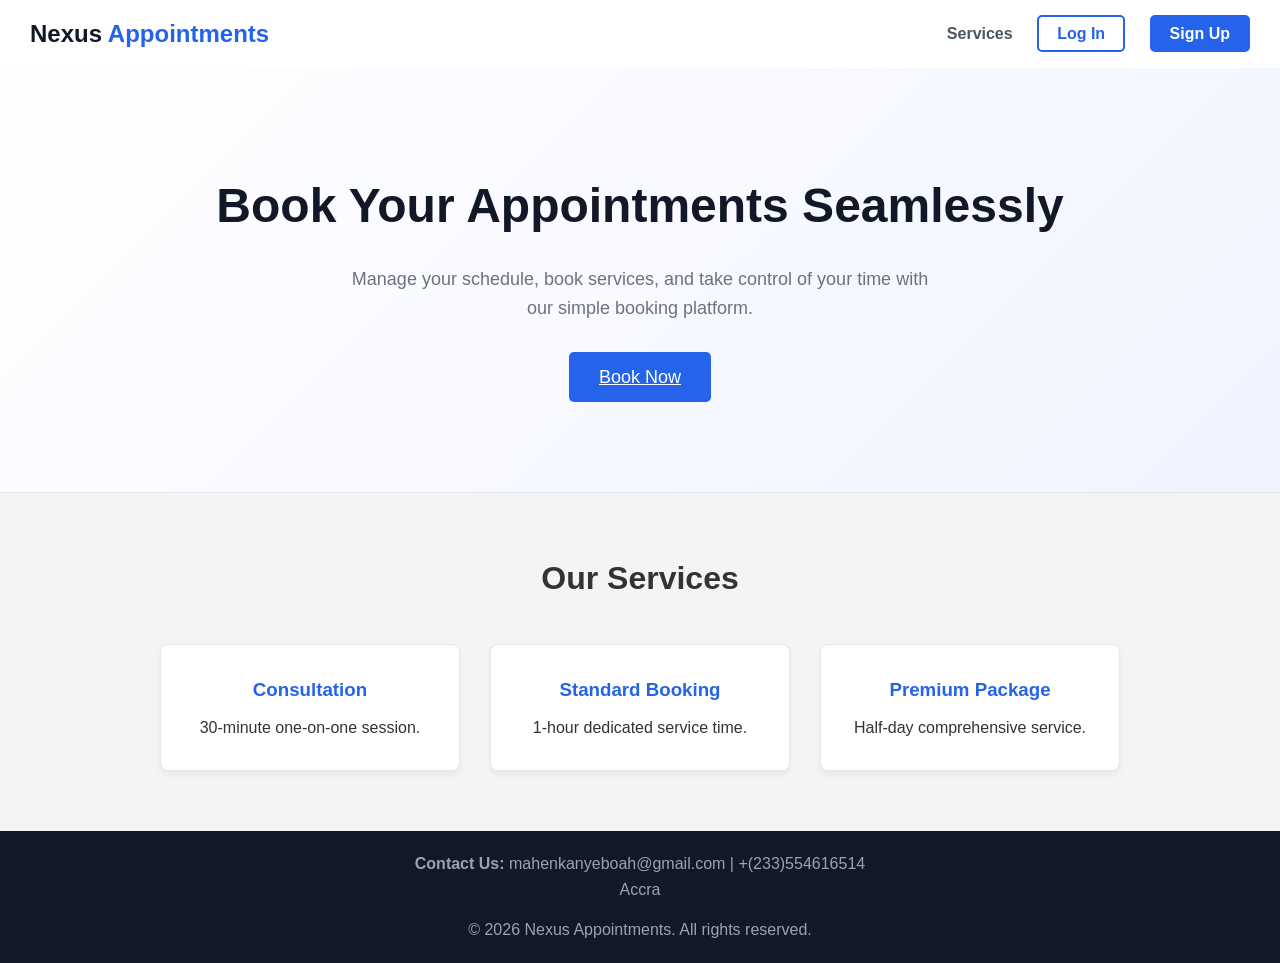
<file: index.html>
<!DOCTYPE html>
<html lang="en">
<head>
    <meta charset="UTF-8">
    <meta name="viewport" content="width=device-width, initial-scale=1.0">
    <title>Nexus Appointments</title>
    <link rel="stylesheet" href="style.css">
</head>
<body>

    <!-- Navigation Bar -->
    <header class="navbar">
        <div class="logo">Nexus <span style="color: #2563eb;">Appointments</span></div>
        
        <nav>
            <a href="#services">Services</a>
            <a href="login.php" class="btn-outline">Log In</a>
            <a href="register.php" class="btn-primary">Sign Up</a>
        </nav>
    </header>

    <!-- (The main welcome area) -->
    <section class="hero">
        <div class="hero-content">
            <h1>Book Your Appointments Seamlessly</h1>
            <p>Manage your schedule, book services, and take control of your time with our simple booking platform.</p>
            <a href="register.php" class="btn-primary large-btn">Book Now</a>
        </div>
    </section>

    <!-- Services Section -->
    <section id="services" class="services">
        <h2>Our Services</h2>
        <div class="service-cards">
            <!-- Card 1 -->
            <div class="card">
                <h3>Consultation</h3>
                <p>30-minute one-on-one session.</p>
            </div>
            <!-- Card 2 -->
            <div class="card">
                <h3>Standard Booking</h3>
                <p>1-hour dedicated service time.</p>
            </div>
            <!-- Card 3 -->
            <div class="card">
                <h3>Premium Package</h3>
                <p>Half-day comprehensive service.</p>
            </div>
        </div>
    </section>

    <!-- Footer -->
    <footer class="footer">
        <div style="margin-bottom: 15px;">
            <p><strong>Contact Us:</strong> mahenkanyeboah@gmail.com | +(233)554616514</p>
            <p>Accra</p>
        </div>
        <p>&copy; 2026 Nexus Appointments. All rights reserved.</p>
    </footer>
</body>
</html>
</file>
<file: style.css>
* {
    margin: 0;
    padding: 0;
    box-sizing: border-box;
    font-family: Arial, sans-serif;
}

body {
    background-color: #f9fafb; 
    color: #333333; 
    line-height: 1.6;
}

/* --- Navigation Bar --- */
.navbar {
    display: flex;
    justify-content: space-between;
    align-items: center;
    padding: 15px 30px;
    background-color: #ffffff; /* Ensure it has a solid background color */
    
    position: sticky;
    top: 0;
    z-index: 1000;
}

.logo {
    font-size: 24px;
    font-weight: bold;
    color: #111827;
}

nav a {
    text-decoration: none;
    margin-left: 20px;
    color: #4b5563;
    font-weight: bold;
}

/* --- Buttons --- */
.btn-primary {
    background-color: #2563eb; 
    color: #ffffff;
    padding: 10px 20px;
    border-radius: 5px;
    transition: background-color 0.3s;
}

.btn-primary:hover {
    background-color: #1d4ed8; 
}

.btn-outline {
    border: 2px solid #2563eb;
    color: #2563eb;
    padding: 8px 18px;
    border-radius: 5px;
}

/* --- Hero Section --- */
.hero {
    text-align: center;
    padding: 100px 20px;
    background-color: #ffffff;
}

.hero h1 {
    font-size: 48px;
    margin-bottom: 20px;
    color: #111827;
}

.hero p {
    font-size: 18px;
    color: #6b7280;
    margin-bottom: 40px;
    max-width: 600px;
    margin-left: auto;
    margin-right: auto;
}

.large-btn {
    font-size: 18px;
    padding: 15px 30px;
}

/* --- Services Section --- */
.services {
    padding: 60px 20px;
    text-align: center;
}

.services h2 {
    font-size: 32px;
    margin-bottom: 40px;
}

.service-cards {
    display: flex;
    justify-content: center;
    gap: 30px; 
    flex-wrap: wrap; 
}

.card {
    background-color: #ffffff;
    padding: 30px;
    border-radius: 8px;
    box-shadow: 0 4px 6px rgba(0, 0, 0, 0.05);
    width: 300px;
    border: 1px solid #e5e7eb;
}

.card h3 {
    margin-bottom: 10px;
    color: #2563eb;
}

.toast {
    visibility: hidden;
    min-width: 250px;
    background-color: #10b981; /* Green for success */
    color: white;
    text-align: center;
    border-radius: 5px;
    padding: 16px;
    position: fixed;
    z-index: 1000;
    right: 20px;
    bottom: 30px;
    font-size: 16px;
    box-shadow: 0px 4px 6px rgba(0,0,0,0.1);
    transform: translateY(100px);
    transition: transform 0.4s ease-out, visibility 0.4s;
}

.toast.show {
    visibility: visible;
    transform: translateY(0);
}


nav a {
    transition: all 0.3s ease;
}
nav a:hover {
    color: #2563eb;
    transform: translateY(-2px);
}


.card {
    transition: transform 0.3s ease, box-shadow 0.3s ease;
    cursor: pointer;
}
.card:hover {
    transform: translateY(-5px);
    box-shadow: 0 10px 15px rgba(0, 0, 0, 0.1);
    border-color: #2563eb;
}


.hero {
    background: linear-gradient(135deg, #ffffff 0%, #f0f4ff 100%);
    border-bottom: 1px solid #e5e7eb;
}
/* --- Footer --- */
.footer {
    background-color: #111827;
    color: #9ca3af;
    text-align: center;
    padding: 20px;
    
    margin-top: auto;
    width: 100%;
}
body {
    font-family: Arial, sans-serif; 
    background-color: #f3f4f6;
    display: flex;
    flex-direction: column;
    min-height: 100vh;
    margin: 0;
}
</file>
<file: nexus_appointments/frontend/style.css>
* {
    margin: 0;
    padding: 0;
    box-sizing: border-box;
    font-family: Arial, sans-serif;
}

body {
    background-color: #f9fafb; 
    color: #333333; 
    line-height: 1.6;
}

/* --- Navigation Bar --- */
.navbar {
    display: flex;
    justify-content: space-between;
    align-items: center;
    padding: 15px 30px;
    background-color: #ffffff; /* Ensure it has a solid background color */
    
    position: sticky;
    top: 0;
    z-index: 1000;
}

.logo {
    font-size: 24px;
    font-weight: bold;
    color: #111827;
}

nav a {
    text-decoration: none;
    margin-left: 20px;
    color: #4b5563;
    font-weight: bold;
}

/* --- Buttons --- */
.btn-primary {
    background-color: #2563eb; 
    color: #ffffff;
    padding: 10px 20px;
    border-radius: 5px;
    transition: background-color 0.3s;
}

.btn-primary:hover {
    background-color: #1d4ed8; 
}

.btn-outline {
    border: 2px solid #2563eb;
    color: #2563eb;
    padding: 8px 18px;
    border-radius: 5px;
}

/* --- Hero Section --- */
.hero {
    text-align: center;
    padding: 100px 20px;
    background-color: #ffffff;
}

.hero h1 {
    font-size: 48px;
    margin-bottom: 20px;
    color: #111827;
}

.hero p {
    font-size: 18px;
    color: #6b7280;
    margin-bottom: 40px;
    max-width: 600px;
    margin-left: auto;
    margin-right: auto;
}

.large-btn {
    font-size: 18px;
    padding: 15px 30px;
}

/* --- Services Section --- */
.services {
    padding: 60px 20px;
    text-align: center;
}

.services h2 {
    font-size: 32px;
    margin-bottom: 40px;
}

.service-cards {
    display: flex;
    justify-content: center;
    gap: 30px; 
    flex-wrap: wrap; 
}

.card {
    background-color: #ffffff;
    padding: 30px;
    border-radius: 8px;
    box-shadow: 0 4px 6px rgba(0, 0, 0, 0.05);
    width: 300px;
    border: 1px solid #e5e7eb;
}

.card h3 {
    margin-bottom: 10px;
    color: #2563eb;
}

.toast {
    visibility: hidden;
    min-width: 250px;
    background-color: #10b981; /* Green for success */
    color: white;
    text-align: center;
    border-radius: 5px;
    padding: 16px;
    position: fixed;
    z-index: 1000;
    right: 20px;
    bottom: 30px;
    font-size: 16px;
    box-shadow: 0px 4px 6px rgba(0,0,0,0.1);
    transform: translateY(100px);
    transition: transform 0.4s ease-out, visibility 0.4s;
}

.toast.show {
    visibility: visible;
    transform: translateY(0);
}


nav a {
    transition: all 0.3s ease;
}
nav a:hover {
    color: #2563eb;
    transform: translateY(-2px);
}


.card {
    transition: transform 0.3s ease, box-shadow 0.3s ease;
    cursor: pointer;
}
.card:hover {
    transform: translateY(-5px);
    box-shadow: 0 10px 15px rgba(0, 0, 0, 0.1);
    border-color: #2563eb;
}


.hero {
    background: linear-gradient(135deg, #ffffff 0%, #f0f4ff 100%);
    border-bottom: 1px solid #e5e7eb;
}
/* --- Footer --- */
.footer {
    background-color: #111827;
    color: #9ca3af;
    text-align: center;
    padding: 20px;
    
    margin-top: auto;
    width: 100%;
}
body {
    font-family: Arial, sans-serif; 
    background-color: #f3f4f6;
    display: flex;
    flex-direction: column;
    min-height: 100vh;
    margin: 0;
}
</file>
